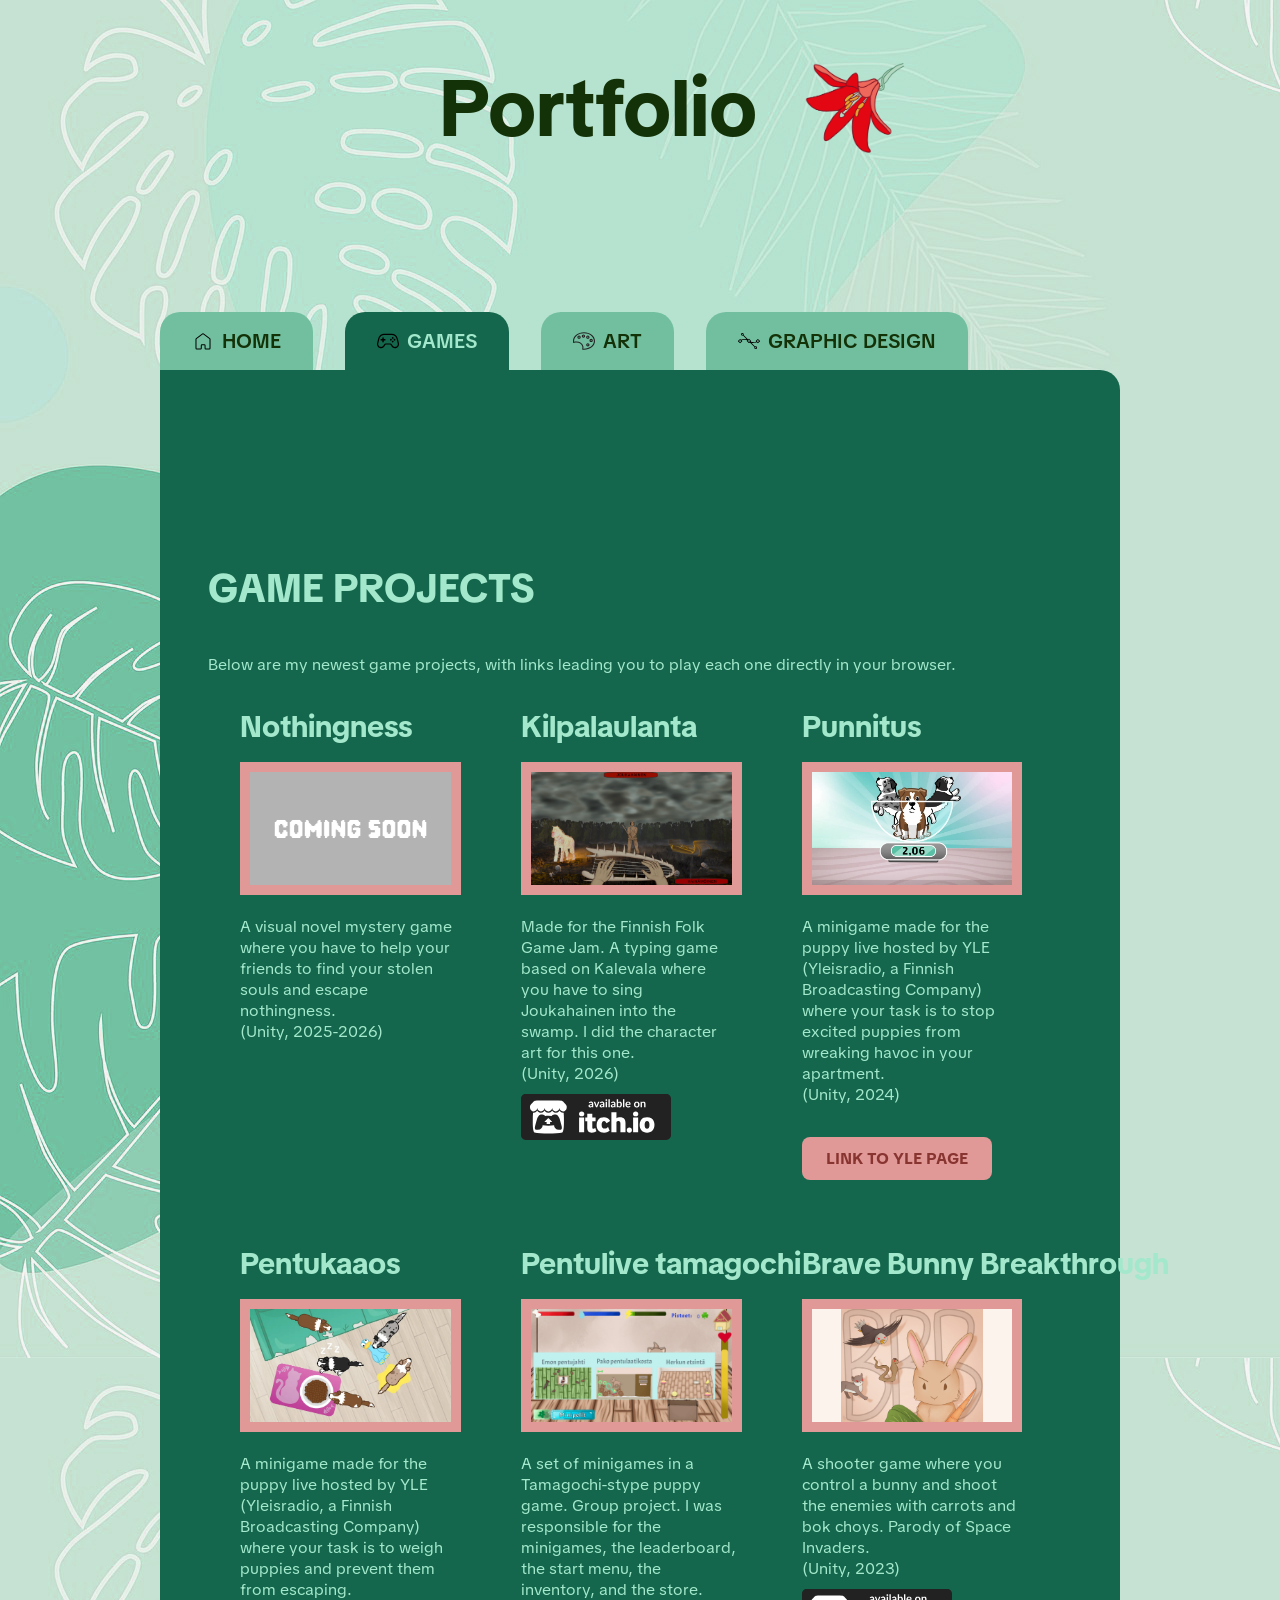
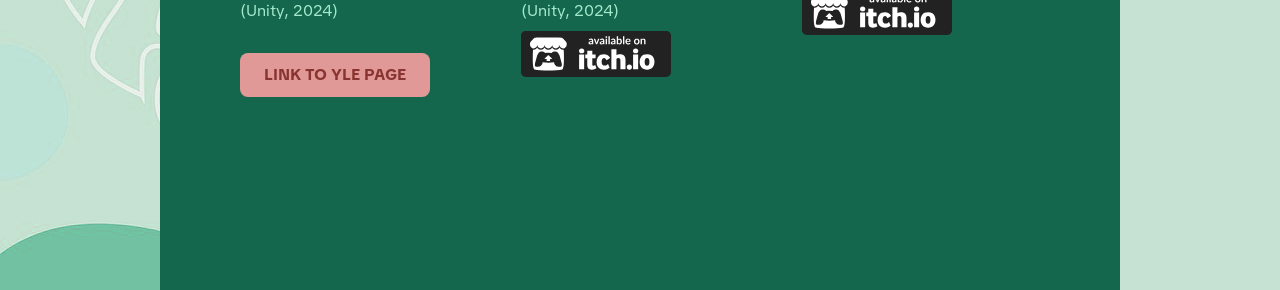
<file: games.html>
<!DOCTYPE html>
<html lang="en">
<head>
    <meta charset="UTF-8">
    <title>Portfolio</title>
    <link rel="icon" type="image/png" href="img/logobunny.png">
    <meta name="viewport" content="width=device-width, initial-scale=1">
    <link rel="stylesheet" href="style.css">
    <script defer src="script.js"></script>

    <link rel="preconnect" href="https://fonts.googleapis.com">
    <link rel="preconnect" href="https://fonts.gstatic.com" crossorigin>
    <link href="https://fonts.googleapis.com/css2?family=TikTok+Sans:opsz,wght@12..36,300..900&display=swap" rel="stylesheet">

</head>
<body>
<div class="container">
    <header>
        <h1>Portfolio</h1>
        <img class="imgflower" src="img/logoflower.png" alt="red flower logo">
    </header>
    <nav>
        <ul>
            <li><a href="index.html"><img src="img/icon_home.svg">HOME</a></li>
            <li><a class="active" href="games.html"><img src="img/icon_game.svg">GAMES</a></li>
            <li><a href="art.html"><img src="img/icon_art.svg">ART</a></li>
            <li><a href="graphic.html"><img src="img/icon_graphic.svg">GRAPHIC DESIGN</a></li>
        </ul>
    </nav>
    <main>
        <section>
            <div id="games">
                <h3>GAME PROJECTS</h3>
            </div>
            <p class="titledescription">
                Below are my newest game projects, with links leading you to play each one directly in your browser.
            </p>
            <article>
                <h4>Nothingness</h4>
                <figure>
                    <img class="img2" src="img/nothingness.jpg" alt="thumbnail image of Punnitus">
                </figure>
                <p>A visual novel mystery game where you have to help your friends to find your stolen souls and
                    escape nothingness.<br>(Unity, 2025-2026)</p>
            </article>
            <article>
                <h4>Kilpalaulanta</h4>
                <figure>
                    <img class="img2" src="img/kilpalaulanta.png" alt="thumbnail image of Kilpalaulanta">
                </figure>
                <p>Made for the Finnish Folk Game Jam. A typing game based on Kalevala where you have to sing
                    Joukahainen into the swamp. I did the character art for this one.<br>(Unity, 2026)</p>
                <a href="https://anton91.itch.io/kilpalaulanta" target="_blank"><img class="imggamelink" src="img/availableonitch.svg" alt="Itch.io icon"></a>
            </article>
            <article>
                <h4>Punnitus</h4>
                <figure>
                    <img class="img2" src="img/punnitus.jpg" alt="thumbnail image of Punnitus">
                </figure>
                <p>A minigame made for the puppy live hosted by YLE (Yleisradio, a Finnish Broadcasting Company)
                    where your task is to stop excited puppies from wreaking havoc in your apartment.<br>(Unity, 2024)</p>
                <a href="https://yle.fi/a/74-20122807" target="_blank" class="button">LINK TO YLE PAGE</a>
            </article>
            <article>
                <h4>Pentukaaos</h4>
                <figure>
                    <img class="img2" src="img/pentukaaos.jpg" alt="thumbnail image of Pentukaaos">
                </figure>
                <p>A minigame made for the puppy live hosted by YLE (Yleisradio, a Finnish Broadcasting Company)
                    where your task is to weigh puppies and prevent them from escaping.<br>(Unity, 2024)</p>
                <a href="https://yle.fi/a/74-20122807" target="_blank" class="button">LINK TO YLE PAGE</a>
            </article>
            <article>
                <h4>Pentulive tamagochi</h4>
                <figure>
                    <img class="img2" src="img/pentulive.jpg" alt="thumbnail image of Pentulive minigames">
                </figure>
                <p>A set of minigames in a Tamagochi-stype puppy game. Group project. I was responsible for the
                    minigames, the leaderboard, the start menu, the inventory, and the store.<br>(Unity, 2024)</p>
                <a href="https://bslizardette.itch.io/pentulive-peli" target="_blank"><img class="imggamelink" src="img/availableonitch.svg" alt="Itch.io icon"></a>
            </article>
            <article>
                <h4>Brave Bunny Breakthrough</h4>
                <figure>
                    <img class="img2" src="img/bbb.jpg" alt="thumbnail image of Brave Bunny Breakthrough">
                </figure>
                <p>A shooter game where you control a bunny and shoot the enemies with carrots and bok choys.
                    Parody of Space Invaders.<br>(Unity, 2023)</p>
                <a href="https://sekiyun.itch.io/brave-bunny-breakthrough" target="_blank"><img class="imggamelink" src="img/availableonitch.svg" alt="Itch.io icon"></a>
            </article>
        </section>
    </main>
</div>
</body>
</html>
</file>
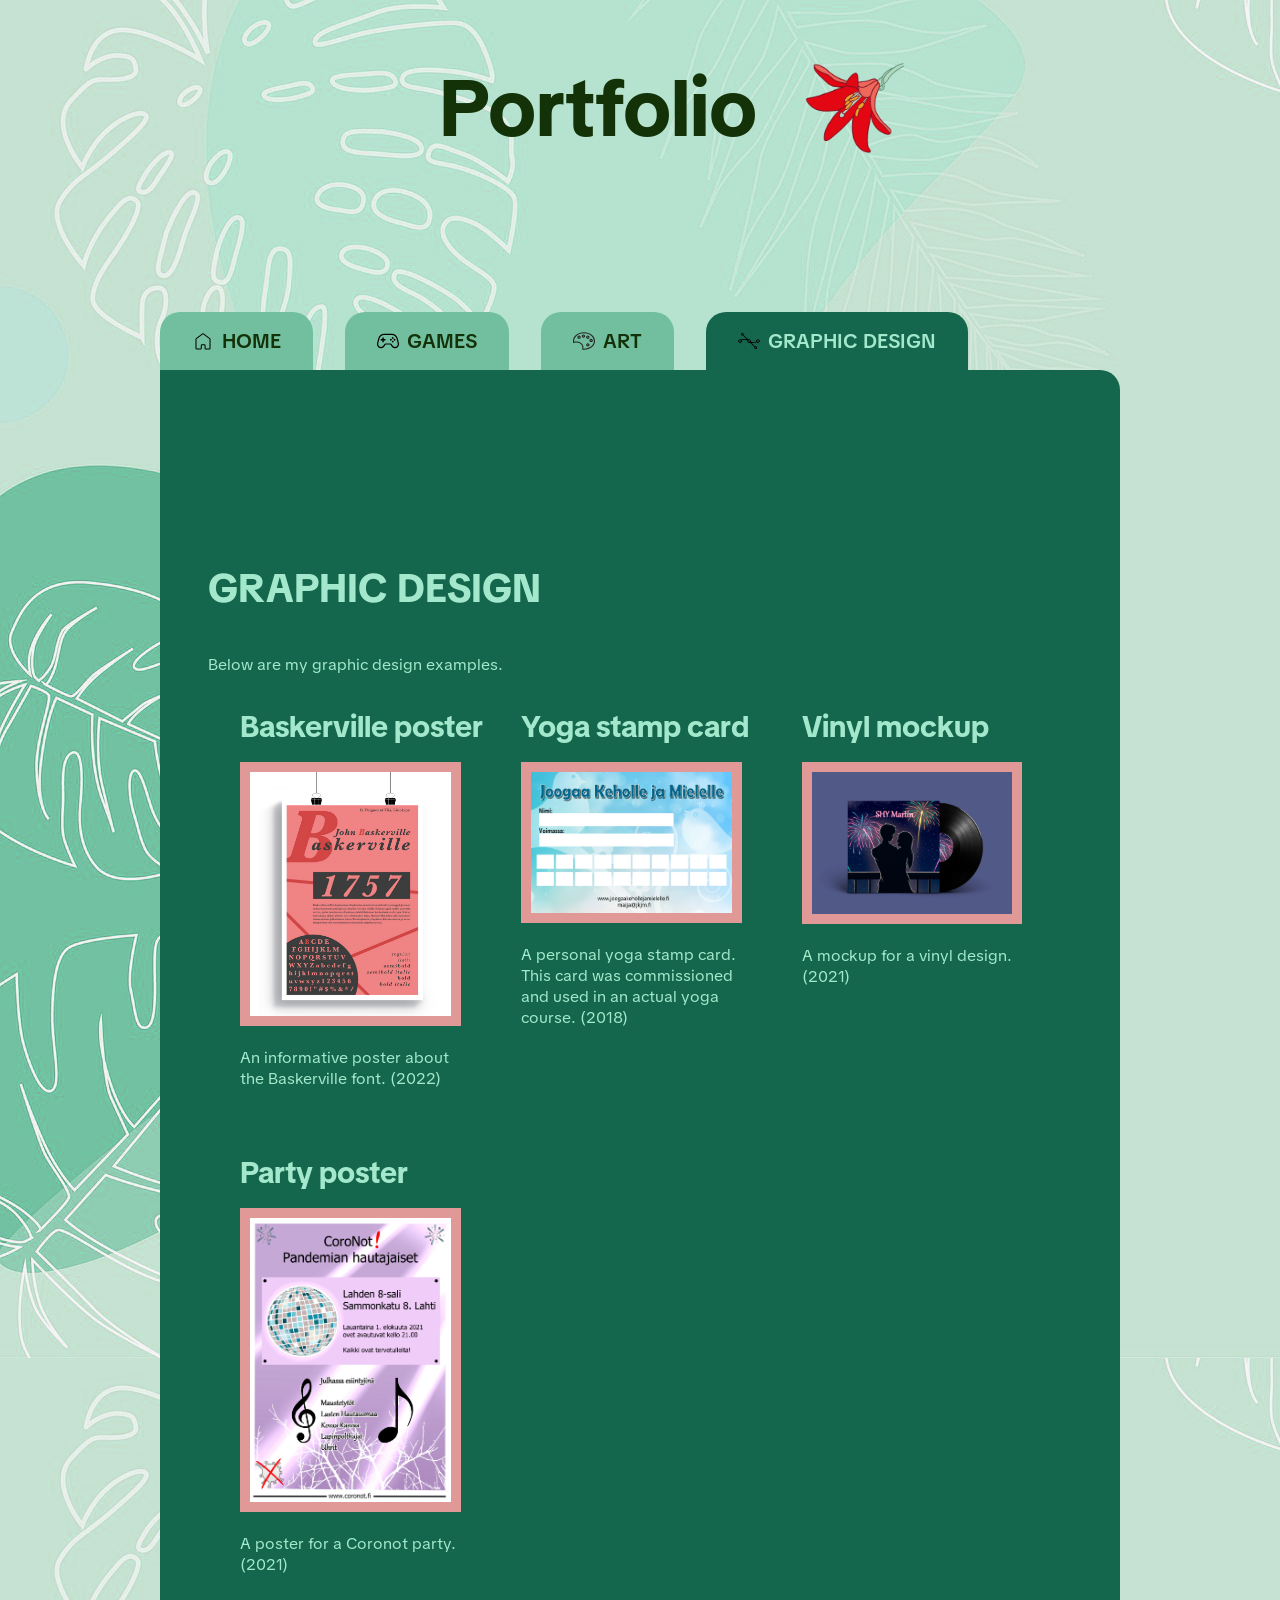
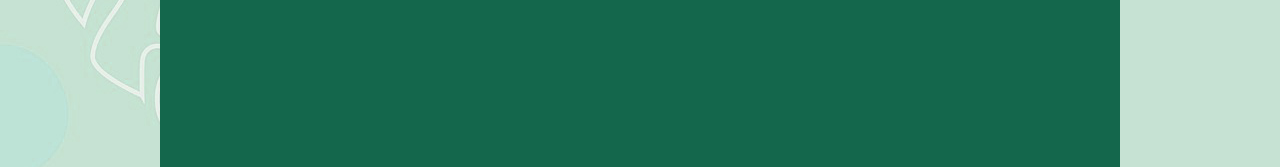
<file: graphic.html>
<!DOCTYPE html>
<html lang="en">
<head>
    <meta charset="UTF-8">
    <title>Portfolio</title>
    <link rel="icon" type="image/png" href="img/logobunny.png">
    <meta name="viewport" content="width=device-width, initial-scale=1">
    <link rel="stylesheet" href="style.css">
    <script defer src="script.js"></script>

    <link rel="preconnect" href="https://fonts.googleapis.com">
    <link rel="preconnect" href="https://fonts.gstatic.com" crossorigin>
    <link href="https://fonts.googleapis.com/css2?family=TikTok+Sans:opsz,wght@12..36,300..900&display=swap" rel="stylesheet">

</head>
<body>
<div class="container">
    <header>
        <h1>Portfolio</h1>
        <img class="imgflower" src="img/logoflower.png" alt="red flower logo">
    </header>
    <nav>
        <ul>
            <li><a href="index.html"><img src="img/icon_home.svg">HOME</a></li>
            <li><a href="games.html"><img src="img/icon_game.svg">GAMES</a></li>
            <li><a href="art.html"><img src="img/icon_art.svg">ART</a></li>
            <li><a class="active" href="graphic.html"><img src="img/icon_graphic.svg">GRAPHIC DESIGN</a></li>
        </ul>
    </nav>
    <main>
        <section>
            <div id="art">
                <h3>GRAPHIC DESIGN</h3>
            </div>
            <p class="titledescription">
                Below are my graphic design examples.
            </p>
            <article>
                <h4>Baskerville poster</h4>
                <figure>
                    <img class="img2" src="img/graphic_baskerville.jpg" alt="poster of the Baskerville font">
                </figure>
                <p>An informative poster about the Baskerville font. (2022)</p>
            </article>
            <article>
                <h4>Yoga stamp card</h4>
                <figure>
                    <img class="img2" src="img/graphic_yoga.png" alt="stamp card for a yoga course">
                </figure>
                <p>A personal yoga stamp card. This card was commissioned and used in an actual yoga course. (2018)</p>
            </article>
            <article>
                <h4>Vinyl mockup</h4>
                <figure>
                    <img class="img2" src="img/graphic_mockup.jpg" alt="vinyl design mockup">
                </figure>
                <p>A mockup for a vinyl design. (2021)</p>
            </article>
            <article>
                <h4>Party poster</h4>
                <figure>
                    <img class="img2" src="img/graphic_coronot.jpg" alt="poster of a party">
                </figure>
                <p>A poster for a Coronot party. (2021)</p>
            </article>
        </section>
    </main>
</div>
</body>
</html>
</file>
<file: style.css>
:root {
    --lightpink: #e19997;
    --darkpink: #883431;
    --darkgreen: #143208;
    --lightgreen: #a3e8cc;
    --backgroundgreen: #14674c;
}

.container {
    margin: auto;
}

html {
    font-family: 'TikTok Sans', sans-serif;
    color: var(--lightgreen);
    scroll-behavior: smooth;
}

p{
    margin: auto;
}

.titledescription{
    width: 100%;
}

body {
    margin: 0;
    background-image: url("../img/bg.jpg");
}

header {
    display: flex;
    flex-direction: row;
    justify-content: center;
    align-items: center;
    padding: 2.5rem 0;
    margin-bottom: 5rem;
}

h1{
    position: static;
    transform: none;
    margin: 0 0 2rem 0;
    font-size: 5rem;
    color: var(--darkgreen);
}

nav ul {
    display: flex;
    gap: 2rem;
    list-style: none;
    margin: 0;
    padding: 0;
}

nav li {
    width: auto;
}

nav a {
    display: flex;
    align-items: center;
    justify-content: center;
    gap: 0.5rem;
    background-color: #72bfa0;
    color: var(--darkgreen);
    text-decoration: none;
    font-weight: 600;
    padding: 1rem 2rem;
    border-radius: 20px 20px 0 0;
}

nav img {
    width: 22px;
    height: 22px;
    margin: 0;
    display: block;
}

nav a:not(.active):hover {
    background-color: #50b78d;
}

nav a.active {
    background-color: var(--backgroundgreen);
    color: var(--lightgreen);
}

li a {
    color: var(--darkgreen);
    font-size: 20px;
    text-decoration: none;
}

.button {
    margin-top: 2rem;
    margin-right: 1rem;
    display: inline-block;
    padding: 0.7rem 1.5rem;
    background-color: var(--lightpink);
    color: var(--darkpink);
    font-weight: bold;
    border-radius: 8px;
    text-decoration: none;
    transition: transform 0.2s ease;
}

.button:hover {
    transform: scale(1.1);
    cursor: pointer;
}

main {
    background-color: var(--backgroundgreen);
    border-top-right-radius: 20px;
}

section{
    display: flex;
    flex-wrap: wrap;
    margin: auto;
    width: 90%;
}

section:not(.lastcolumn, .firstcolumn){
    padding-bottom: 10rem;
}

h2 {
    color: var(--lightgreen);
    font-size: 55px;
    text-align: center;
    padding-top: 25rem;
}

.firstcolumn{
    text-align: center;
}

h3{
    margin-top: 12rem;
    font-size: 40px;
}

article{
    padding: 2rem;
    box-sizing: border-box;
}

h4{
    font-size: 30px;
    margin: 0;
    margin-bottom: 1rem;
    white-space: nowrap;
}

figure {
    margin: 0 1rem 0 0;
    color: #644949;
    font-weight: bold;
}

img {
    width: 100%;
    margin-bottom: 1rem;
}

.imgflower{
    width: 100px;
}

.gifanimation{
    width: 80%;
    margin-top: 12.5rem;
    margin-left: 5rem;
}

.img2{
    border: 10px var(--lightpink) solid;
    transition: transform 0.2s ease;
}

.img2:hover {
    transform: scale(1.1);
    cursor: pointer;
}

.imgprofile{
    margin-top: 1rem;
    margin-bottom: 1rem;
    margin-left: 2rem;
    width: 150px;
    height: 150px;
    border-radius: 50%;
    object-fit: cover;
    border: 7px var(--darkpink) solid;
}

.imggamelink{
    margin-top: 10px;
    width: 150px;
    transition: transform 0.2s ease;
}

.imggamelink:hover {
    transform: scale(1.1);
    cursor: pointer;
}

h5{
    white-space: nowrap;
    font-size: 35px;
    padding-top: 1.75rem;
    margin-left: -1rem;
    color: var(--darkpink);
}

.iconlinks {
    display: flex;
    align-items: center;
    gap: 3rem;
}

.imgicon{
    width: 50px;
    padding-top: 3rem;
}

#lightbox {
    position: fixed;
    z-index: 10;
    top: 0;
    width: 100%;
    height: 100%;
    background-color: rgba(0,0,0,.6);
    display: none;
}

#lightbox.active {
    display: flex;
    justify-content: center;
    align-items: center;
}

#lightbox img {
    width: auto;
    height: auto;
    max-width: 80%;
    max-height: 80%;
    object-fit: contain;
}


@media screen and (min-width: 769px){
    .container {
        width: 75%;
    }
    header{
        width: 100%;
    }
    h1 {
        padding: 1rem 3rem 0 4rem;
    }
    article{
        width: calc(32.5%);
    }
    nav{
        flex-wrap: nowrap;
    }
    .firstcolumn{
        display: flex;
    }
    .firstcolumn div{
        width: 50%;
    }
    .lastcolumn{
        margin-top: 10rem;
        background-color: var(--lightpink);
        width: 100%;
    }
    .lastcolumn div{
        width: 25%;
        align-items: center;
    }
}
</file>
